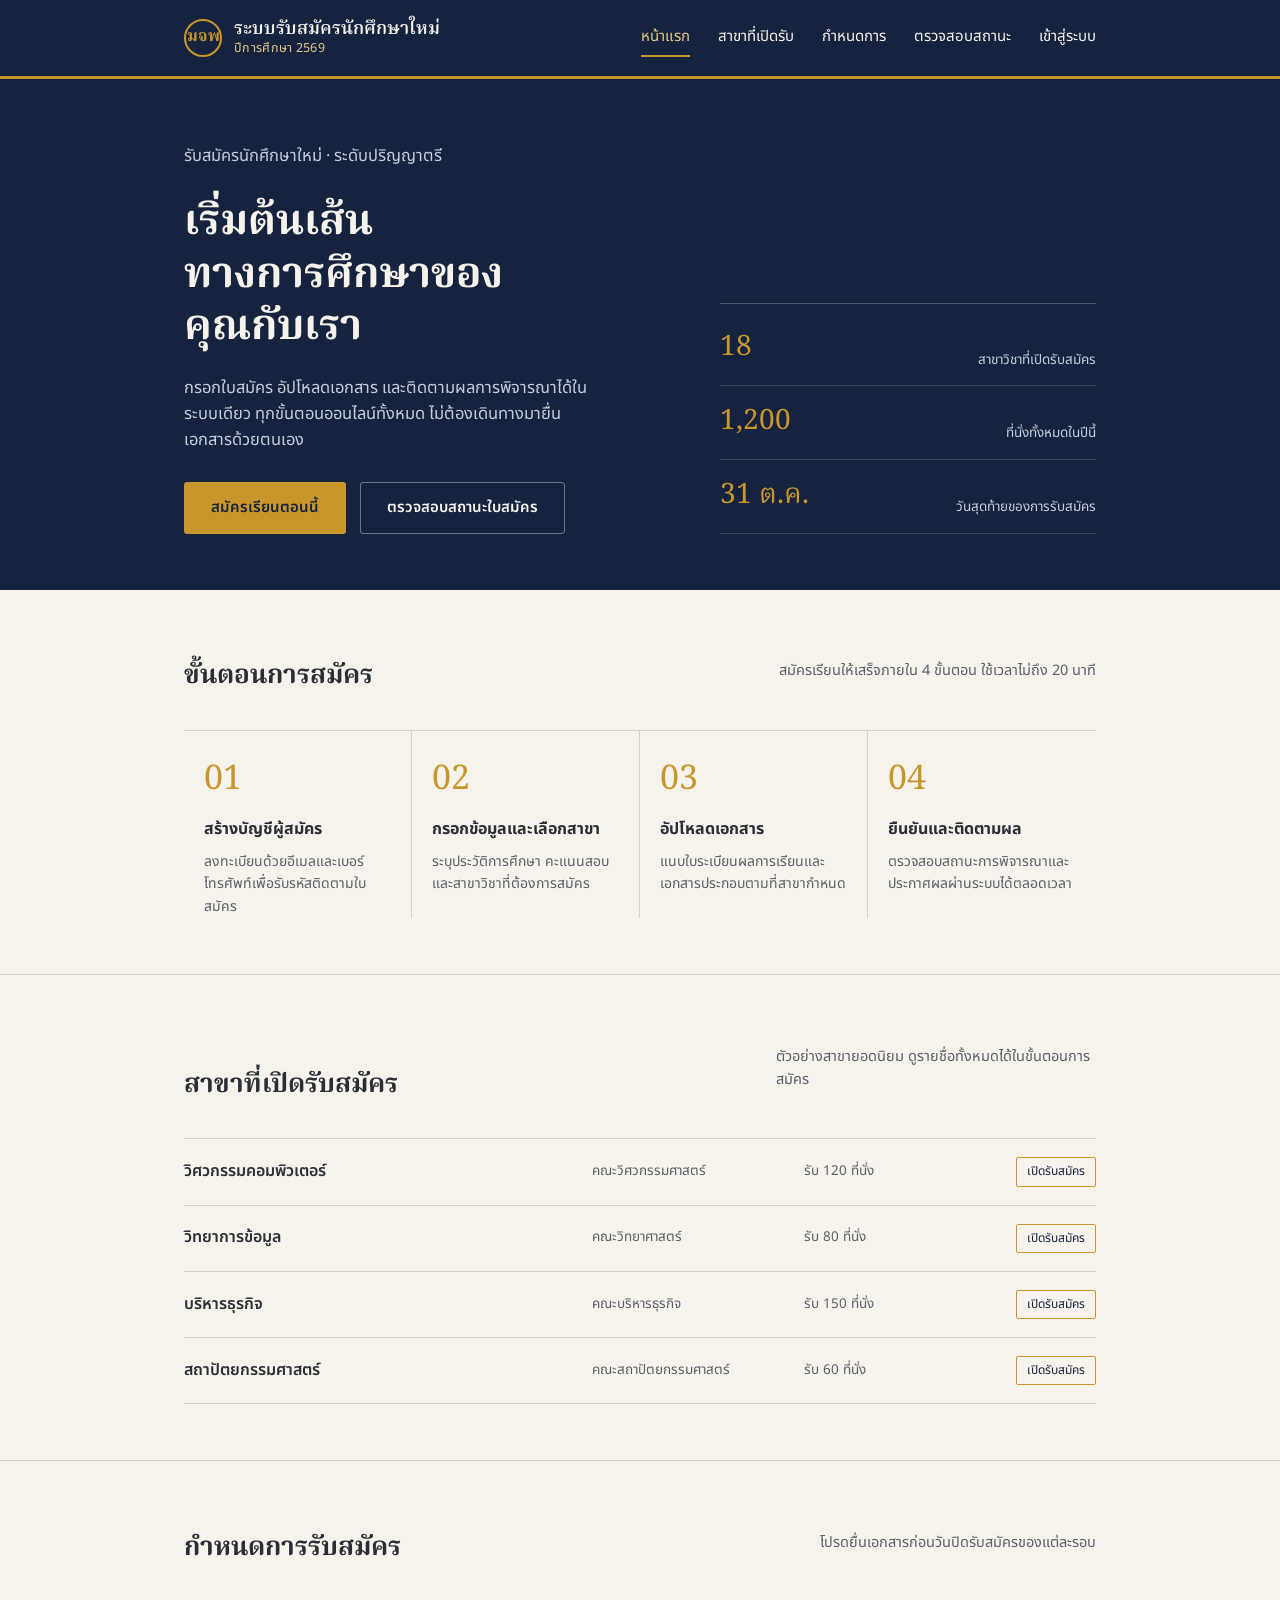
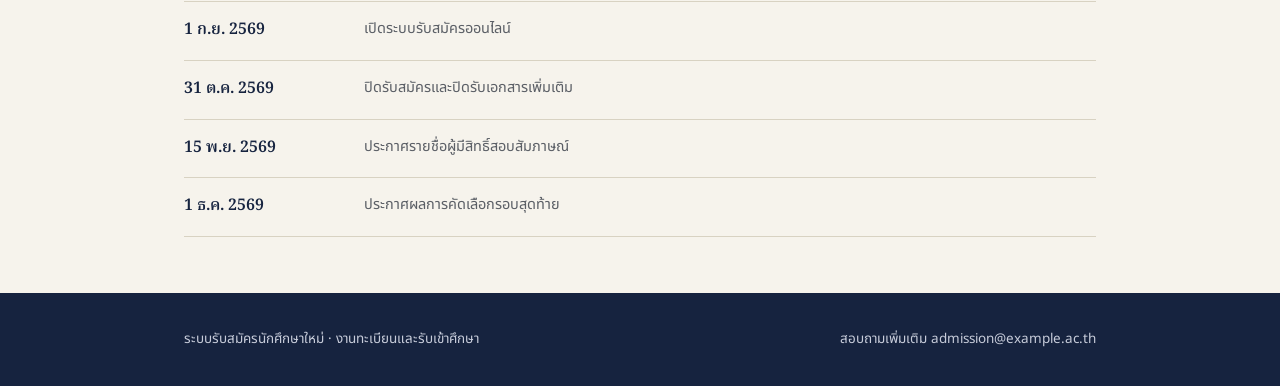
<file: index.html>
<!DOCTYPE html>
<html lang="th">
<head>
<meta charset="UTF-8">
<meta name="viewport" content="width=device-width, initial-scale=1.0">
<title>ระบบรับสมัครนักศึกษาใหม่</title>
<link rel="stylesheet" href="styles.css">
</head>
<body>

<header class="site-header">
  <div class="wrap">
    <div class="brand">
      <div class="brand-mark">มจพ</div>
      <div class="brand-text">
        ระบบรับสมัครนักศึกษาใหม่
        <small>ปีการศึกษา 2569</small>
      </div>
    </div>
    <nav class="main-nav">
      <a href="index.html" class="active">หน้าแรก</a>
      <a href="index.html#programs">สาขาที่เปิดรับ</a>
      <a href="index.html#timeline">กำหนดการ</a>
      <a href="status.html">ตรวจสอบสถานะ</a>
      <a href="login.html">เข้าสู่ระบบ</a>
    </nav>
  </div>
</header>

<section class="hero">
  <div class="wrap">
    <div class="hero-main">
      <p class="hero-eyebrow">รับสมัครนักศึกษาใหม่ · ระดับปริญญาตรี</p>
      <h1>เริ่มต้นเส้นทางการศึกษาของคุณกับเรา</h1>
      <p>กรอกใบสมัคร อัปโหลดเอกสาร และติดตามผลการพิจารณาได้ในระบบเดียว ทุกขั้นตอนออนไลน์ทั้งหมด ไม่ต้องเดินทางมายื่นเอกสารด้วยตนเอง</p>
      <div class="hero-actions">
        <a href="register.html" class="btn btn-primary">สมัครเรียนตอนนี้</a>
        <a href="status.html" class="btn btn-ghost">ตรวจสอบสถานะใบสมัคร</a>
      </div>
    </div>
    <div class="stat-panel">
      <div class="stat-row">
        <span class="num">18</span>
        <span class="label">สาขาวิชาที่เปิดรับสมัคร</span>
      </div>
      <div class="stat-row">
        <span class="num">1,200</span>
        <span class="label">ที่นั่งทั้งหมดในปีนี้</span>
      </div>
      <div class="stat-row">
        <span class="num">31 ต.ค.</span>
        <span class="label">วันสุดท้ายของการรับสมัคร</span>
      </div>
    </div>
  </div>
</section>

<section class="section">
  <div class="wrap">
    <div class="section-head">
      <h2>ขั้นตอนการสมัคร</h2>
      <p class="sub">สมัครเรียนให้เสร็จภายใน 4 ขั้นตอน ใช้เวลาไม่ถึง 20 นาที</p>
    </div>
    <div class="steps">
      <div class="step">
        <span class="idx">01</span>
        <h3>สร้างบัญชีผู้สมัคร</h3>
        <p>ลงทะเบียนด้วยอีเมลและเบอร์โทรศัพท์เพื่อรับรหัสติดตามใบสมัคร</p>
      </div>
      <div class="step">
        <span class="idx">02</span>
        <h3>กรอกข้อมูลและเลือกสาขา</h3>
        <p>ระบุประวัติการศึกษา คะแนนสอบ และสาขาวิชาที่ต้องการสมัคร</p>
      </div>
      <div class="step">
        <span class="idx">03</span>
        <h3>อัปโหลดเอกสาร</h3>
        <p>แนบใบระเบียนผลการเรียนและเอกสารประกอบตามที่สาขากำหนด</p>
      </div>
      <div class="step">
        <span class="idx">04</span>
        <h3>ยืนยันและติดตามผล</h3>
        <p>ตรวจสอบสถานะการพิจารณาและประกาศผลผ่านระบบได้ตลอดเวลา</p>
      </div>
    </div>
  </div>
</section>

<section class="section" id="programs">
  <div class="wrap">
    <div class="section-head">
      <h2>สาขาที่เปิดรับสมัคร</h2>
      <p class="sub">ตัวอย่างสาขายอดนิยม ดูรายชื่อทั้งหมดได้ในขั้นตอนการสมัคร</p>
    </div>
    <div class="program-list">
      <div class="program-row">
        <div class="name">วิศวกรรมคอมพิวเตอร์</div>
        <div class="meta">คณะวิศวกรรมศาสตร์</div>
        <div class="seats">รับ 120 ที่นั่ง</div>
        <span class="tag">เปิดรับสมัคร</span>
      </div>
      <div class="program-row">
        <div class="name">วิทยาการข้อมูล</div>
        <div class="meta">คณะวิทยาศาสตร์</div>
        <div class="seats">รับ 80 ที่นั่ง</div>
        <span class="tag">เปิดรับสมัคร</span>
      </div>
      <div class="program-row">
        <div class="name">บริหารธุรกิจ</div>
        <div class="meta">คณะบริหารธุรกิจ</div>
        <div class="seats">รับ 150 ที่นั่ง</div>
        <span class="tag">เปิดรับสมัคร</span>
      </div>
      <div class="program-row">
        <div class="name">สถาปัตยกรรมศาสตร์</div>
        <div class="meta">คณะสถาปัตยกรรมศาสตร์</div>
        <div class="seats">รับ 60 ที่นั่ง</div>
        <span class="tag">เปิดรับสมัคร</span>
      </div>
    </div>
  </div>
</section>

<section class="section" id="timeline" style="border-bottom:none;">
  <div class="wrap">
    <div class="section-head">
      <h2>กำหนดการรับสมัคร</h2>
      <p class="sub">โปรดยื่นเอกสารก่อนวันปิดรับสมัครของแต่ละรอบ</p>
    </div>
    <div class="timeline">
      <div class="tl-row">
        <div class="date">1 ก.ย. 2569</div>
        <div class="desc">เปิดระบบรับสมัครออนไลน์</div>
      </div>
      <div class="tl-row">
        <div class="date">31 ต.ค. 2569</div>
        <div class="desc">ปิดรับสมัครและปิดรับเอกสารเพิ่มเติม</div>
      </div>
      <div class="tl-row">
        <div class="date">15 พ.ย. 2569</div>
        <div class="desc">ประกาศรายชื่อผู้มีสิทธิ์สอบสัมภาษณ์</div>
      </div>
      <div class="tl-row">
        <div class="date">1 ธ.ค. 2569</div>
        <div class="desc">ประกาศผลการคัดเลือกรอบสุดท้าย</div>
      </div>
    </div>
  </div>
</section>

<footer class="site-footer">
  <div class="wrap">
    <div>ระบบรับสมัครนักศึกษาใหม่ · งานทะเบียนและรับเข้าศึกษา</div>
    <div>สอบถามเพิ่มเติม admission@example.ac.th</div>
  </div>
</footer>

</body>
</html>
</file>
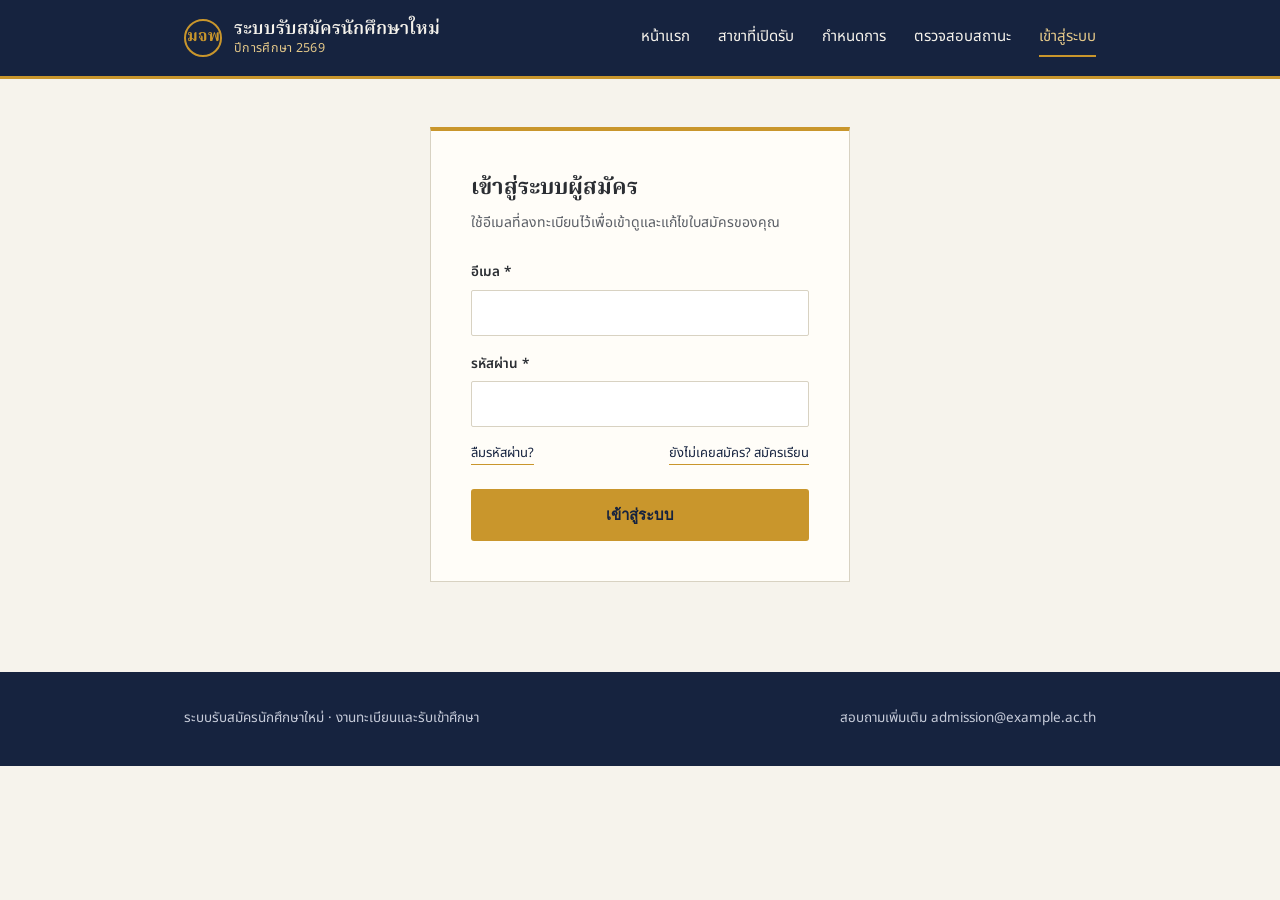
<file: login.html>
<!DOCTYPE html>
<html lang="th">
<head>
<meta charset="UTF-8">
<meta name="viewport" content="width=device-width, initial-scale=1.0">
<title>เข้าสู่ระบบ - ระบบรับสมัครนักศึกษาใหม่</title>
<link rel="stylesheet" href="styles.css">
</head>
<body class="form-page">

<header class="site-header">
  <div class="wrap">
    <div class="brand">
      <div class="brand-mark">มจพ</div>
      <div class="brand-text">
        ระบบรับสมัครนักศึกษาใหม่
        <small>ปีการศึกษา 2569</small>
      </div>
    </div>
    <nav class="main-nav">
      <a href="index.html">หน้าแรก</a>
      <a href="index.html#programs">สาขาที่เปิดรับ</a>
      <a href="index.html#timeline">กำหนดการ</a>
      <a href="status.html">ตรวจสอบสถานะ</a>
      <a href="login.html" class="active">เข้าสู่ระบบ</a>
    </nav>
  </div>
</header>

<section class="login-shell">
  <form class="login-card" onsubmit="return false;">
    <h2>เข้าสู่ระบบผู้สมัคร</h2>
    <p class="form-intro">ใช้อีเมลที่ลงทะเบียนไว้เพื่อเข้าดูและแก้ไขใบสมัครของคุณ</p>

    <div class="field" style="margin-bottom:18px;">
      <label for="login-email">อีเมล *</label>
      <input type="email" id="login-email" name="login-email" required>
    </div>
    <div class="field" style="margin-bottom:8px;">
      <label for="login-pass">รหัสผ่าน *</label>
      <input type="password" id="login-pass" name="login-pass" required>
    </div>

    <div class="login-links">
      <a href="#">ลืมรหัสผ่าน?</a>
      <a href="register.html">ยังไม่เคยสมัคร? สมัครเรียน</a>
    </div>

    <div class="form-actions" style="margin-top:24px;">
      <button type="submit" class="btn btn-primary" style="width:100%;">เข้าสู่ระบบ</button>
    </div>
  </form>
</section>

<footer class="site-footer">
  <div class="wrap">
    <div>ระบบรับสมัครนักศึกษาใหม่ · งานทะเบียนและรับเข้าศึกษา</div>
    <div>สอบถามเพิ่มเติม admission@example.ac.th</div>
  </div>
</footer>

</body>
</html>
</file>
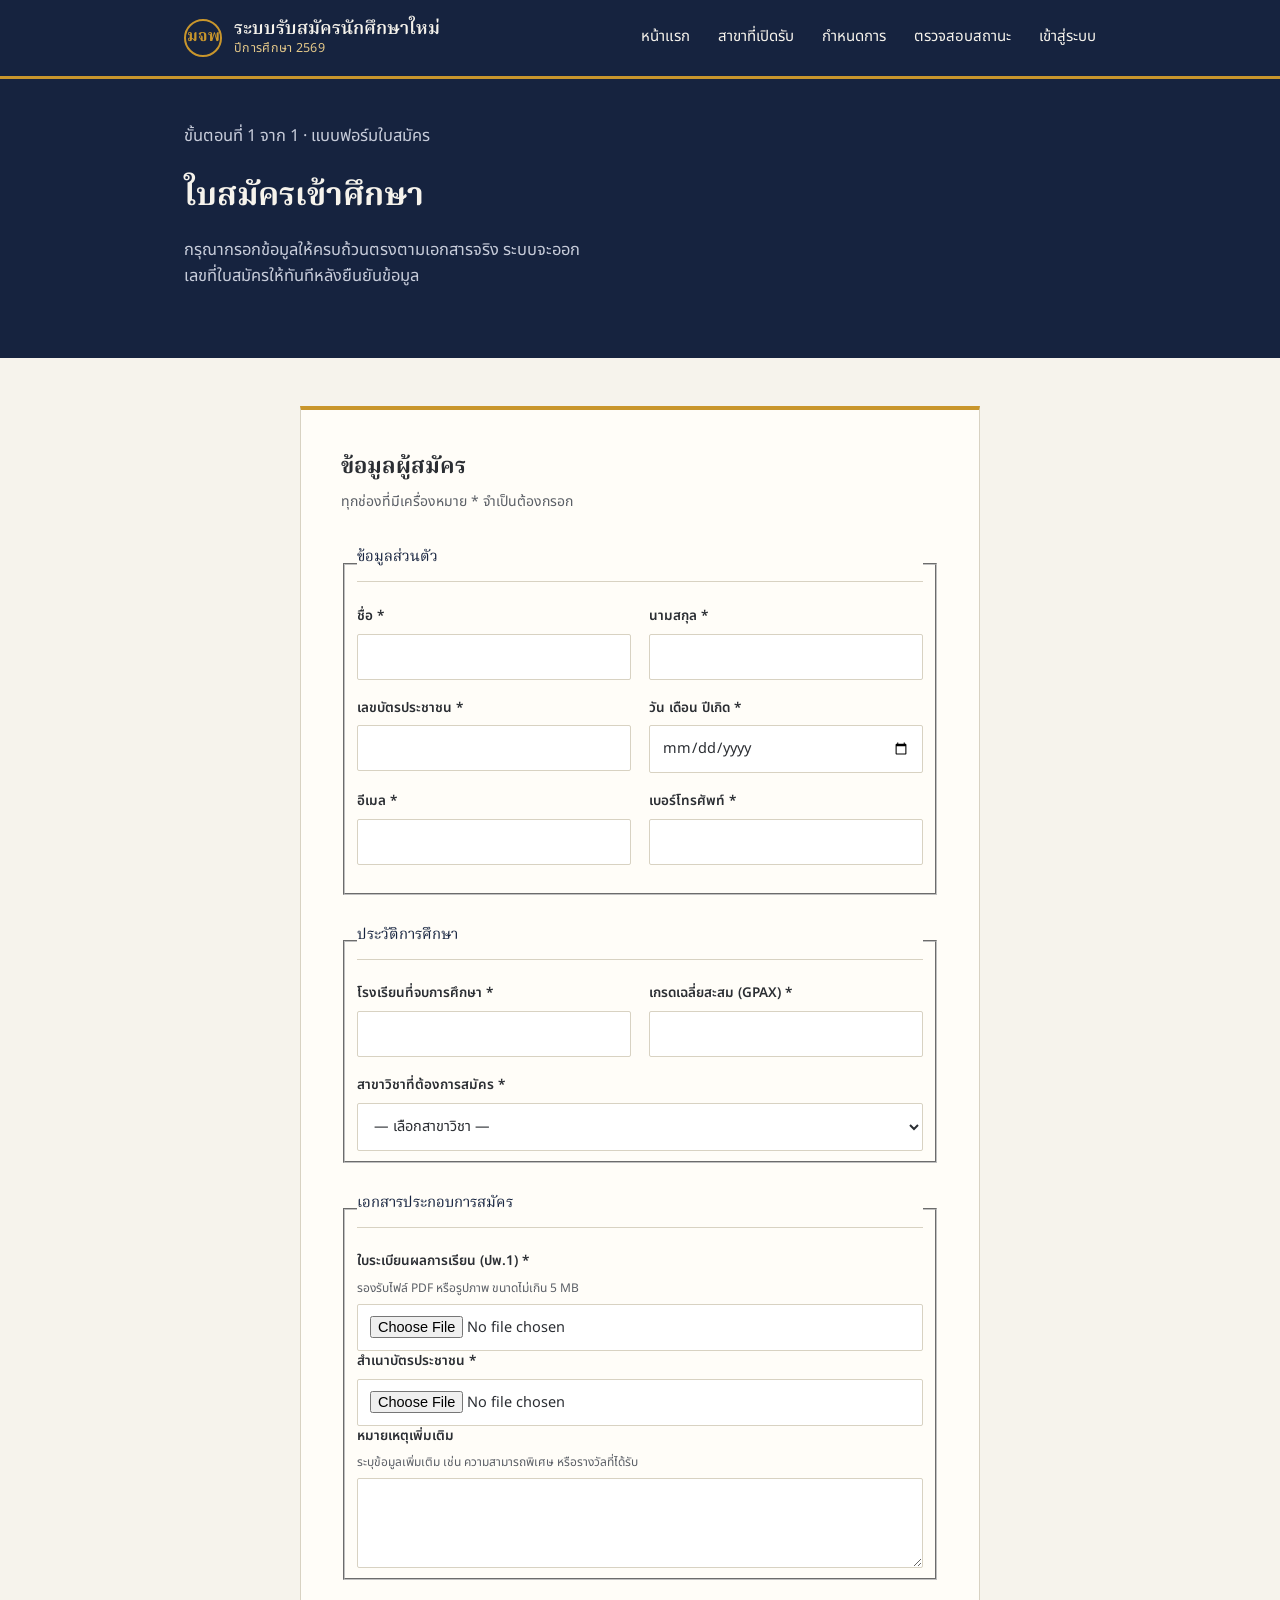
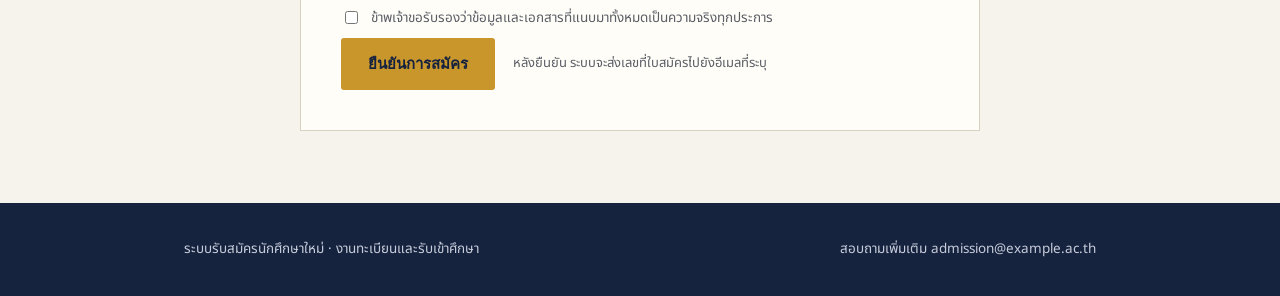
<file: register.html>
<!DOCTYPE html>
<html lang="th">
<head>
<meta charset="UTF-8">
<meta name="viewport" content="width=device-width, initial-scale=1.0">
<title>สมัครเรียน - ระบบรับสมัครนักศึกษาใหม่</title>
<link rel="stylesheet" href="styles.css">
</head>
<body class="form-page">

<header class="site-header">
  <div class="wrap">
    <div class="brand">
      <div class="brand-mark">มจพ</div>
      <div class="brand-text">
        ระบบรับสมัครนักศึกษาใหม่
        <small>ปีการศึกษา 2569</small>
      </div>
    </div>
    <nav class="main-nav">
      <a href="index.html">หน้าแรก</a>
      <a href="index.html#programs">สาขาที่เปิดรับ</a>
      <a href="index.html#timeline">กำหนดการ</a>
      <a href="status.html">ตรวจสอบสถานะ</a>
      <a href="login.html">เข้าสู่ระบบ</a>
    </nav>
  </div>
</header>

<section class="hero">
  <div class="wrap">
    <p class="hero-eyebrow">ขั้นตอนที่ 1 จาก 1 · แบบฟอร์มใบสมัคร</p>
    <h1>ใบสมัครเข้าศึกษา</h1>
    <p>กรุณากรอกข้อมูลให้ครบถ้วนตรงตามเอกสารจริง ระบบจะออกเลขที่ใบสมัครให้ทันทีหลังยืนยันข้อมูล</p>
  </div>
</section>

<section class="form-shell">
  <div class="wrap">
    <form class="form-card" onsubmit="return false;">
      <h2>ข้อมูลผู้สมัคร</h2>
      <p class="form-intro">ทุกช่องที่มีเครื่องหมาย * จำเป็นต้องกรอก</p>

      <fieldset class="fieldset">
        <legend>ข้อมูลส่วนตัว</legend>
        <div class="field-row">
          <div class="field">
            <label for="fname">ชื่อ *</label>
            <input type="text" id="fname" name="fname" required>
          </div>
          <div class="field">
            <label for="lname">นามสกุล *</label>
            <input type="text" id="lname" name="lname" required>
          </div>
        </div>
        <div class="field-row">
          <div class="field">
            <label for="citizen">เลขบัตรประชาชน *</label>
            <input type="text" id="citizen" name="citizen" maxlength="13" required>
          </div>
          <div class="field">
            <label for="dob">วัน เดือน ปีเกิด *</label>
            <input type="date" id="dob" name="dob" required>
          </div>
        </div>
        <div class="field-row">
          <div class="field">
            <label for="email">อีเมล *</label>
            <input type="email" id="email" name="email" required>
          </div>
          <div class="field">
            <label for="phone">เบอร์โทรศัพท์ *</label>
            <input type="tel" id="phone" name="phone" required>
          </div>
        </div>
      </fieldset>

      <fieldset class="fieldset">
        <legend>ประวัติการศึกษา</legend>
        <div class="field-row">
          <div class="field">
            <label for="school">โรงเรียนที่จบการศึกษา *</label>
            <input type="text" id="school" name="school" required>
          </div>
          <div class="field">
            <label for="gpa">เกรดเฉลี่ยสะสม (GPAX) *</label>
            <input type="number" id="gpa" name="gpa" step="0.01" min="0" max="4" required>
          </div>
        </div>
        <div class="field full">
          <label for="program">สาขาวิชาที่ต้องการสมัคร *</label>
          <select id="program" name="program" required>
            <option value="">— เลือกสาขาวิชา —</option>
            <option value="cpe">วิศวกรรมคอมพิวเตอร์</option>
            <option value="ds">วิทยาการข้อมูล</option>
            <option value="ba">บริหารธุรกิจ</option>
            <option value="arch">สถาปัตยกรรมศาสตร์</option>
          </select>
        </div>
      </fieldset>

      <fieldset class="fieldset">
        <legend>เอกสารประกอบการสมัคร</legend>
        <div class="field full">
          <label for="transcript">ใบระเบียนผลการเรียน (ปพ.1) *</label>
          <span class="hint">รองรับไฟล์ PDF หรือรูปภาพ ขนาดไม่เกิน 5 MB</span>
          <input type="file" id="transcript" name="transcript" required>
        </div>
        <div class="field full">
          <label for="idcard">สำเนาบัตรประชาชน *</label>
          <input type="file" id="idcard" name="idcard" required>
        </div>
        <div class="field full">
          <label for="note">หมายเหตุเพิ่มเติม</label>
          <span class="hint">ระบุข้อมูลเพิ่มเติม เช่น ความสามารถพิเศษ หรือรางวัลที่ได้รับ</span>
          <textarea id="note" name="note"></textarea>
        </div>
      </fieldset>

      <label class="checkline">
        <input type="checkbox" required>
        ข้าพเจ้าขอรับรองว่าข้อมูลและเอกสารที่แนบมาทั้งหมดเป็นความจริงทุกประการ
      </label>

      <div class="form-actions">
        <button type="submit" class="btn btn-primary">ยืนยันการสมัคร</button>
        <span class="form-note">หลังยืนยัน ระบบจะส่งเลขที่ใบสมัครไปยังอีเมลที่ระบุ</span>
      </div>
    </form>
  </div>
</section>

<footer class="site-footer">
  <div class="wrap">
    <div>ระบบรับสมัครนักศึกษาใหม่ · งานทะเบียนและรับเข้าศึกษา</div>
    <div>สอบถามเพิ่มเติม admission@example.ac.th</div>
  </div>
</footer>

</body>
</html>
</file>
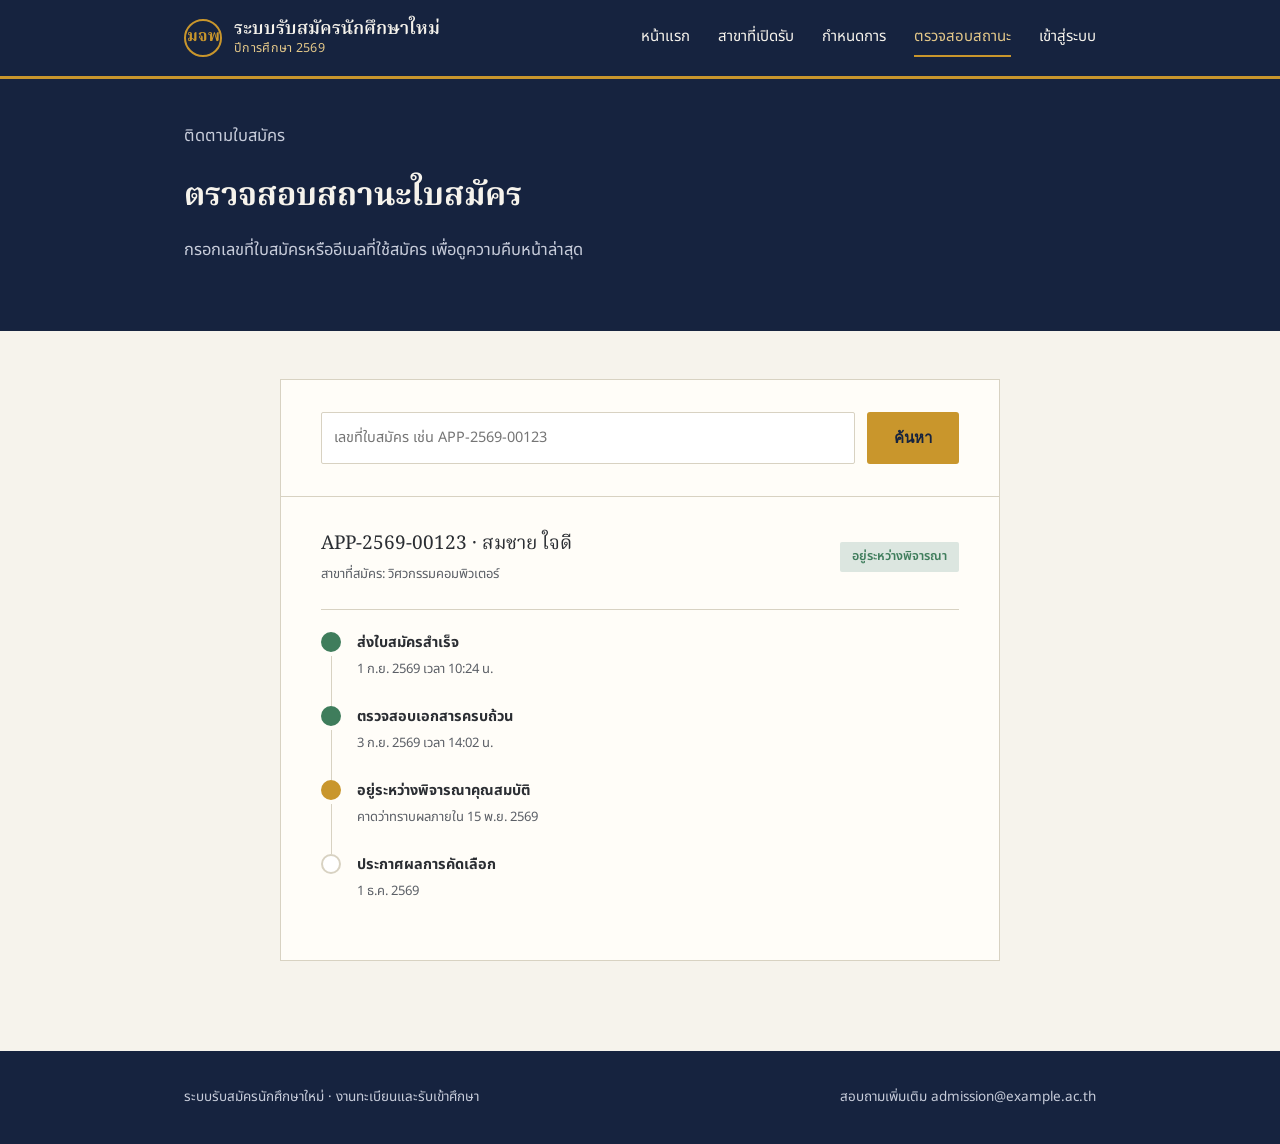
<file: status.html>
<!DOCTYPE html>
<html lang="th">
<head>
<meta charset="UTF-8">
<meta name="viewport" content="width=device-width, initial-scale=1.0">
<title>ตรวจสอบสถานะ - ระบบรับสมัครนักศึกษาใหม่</title>
<link rel="stylesheet" href="styles.css">
</head>
<body class="form-page">

<header class="site-header">
  <div class="wrap">
    <div class="brand">
      <div class="brand-mark">มจพ</div>
      <div class="brand-text">
        ระบบรับสมัครนักศึกษาใหม่
        <small>ปีการศึกษา 2569</small>
      </div>
    </div>
    <nav class="main-nav">
      <a href="index.html">หน้าแรก</a>
      <a href="index.html#programs">สาขาที่เปิดรับ</a>
      <a href="index.html#timeline">กำหนดการ</a>
      <a href="status.html" class="active">ตรวจสอบสถานะ</a>
      <a href="login.html">เข้าสู่ระบบ</a>
    </nav>
  </div>
</header>

<section class="hero">
  <div class="wrap">
    <p class="hero-eyebrow">ติดตามใบสมัคร</p>
    <h1>ตรวจสอบสถานะใบสมัคร</h1>
    <p>กรอกเลขที่ใบสมัครหรืออีเมลที่ใช้สมัคร เพื่อดูความคืบหน้าล่าสุด</p>
  </div>
</section>

<section class="status-shell">
  <div class="wrap">
    <div class="status-card">
      <form class="status-search" onsubmit="return false;">
        <input type="text" placeholder="เลขที่ใบสมัคร เช่น APP-2569-00123" aria-label="เลขที่ใบสมัคร">
        <button type="submit" class="btn btn-primary">ค้นหา</button>
      </form>

      <div class="status-result">
        <div class="status-head">
          <div>
            <div class="appname">APP-2569-00123 · สมชาย ใจดี</div>
            <div class="hint" style="color:var(--ink-soft); font-size:13px; margin-top:4px;">สาขาที่สมัคร: วิศวกรรมคอมพิวเตอร์</div>
          </div>
          <span class="status-badge review">อยู่ระหว่างพิจารณา</span>
        </div>

        <div class="status-track">
          <div class="tstep complete">
            <div class="tdot"></div>
            <div>
              <h4>ส่งใบสมัครสำเร็จ</h4>
              <p>1 ก.ย. 2569 เวลา 10:24 น.</p>
            </div>
          </div>
          <div class="tstep complete">
            <div class="tdot"></div>
            <div>
              <h4>ตรวจสอบเอกสารครบถ้วน</h4>
              <p>3 ก.ย. 2569 เวลา 14:02 น.</p>
            </div>
          </div>
          <div class="tstep current">
            <div class="tdot"></div>
            <div>
              <h4>อยู่ระหว่างพิจารณาคุณสมบัติ</h4>
              <p>คาดว่าทราบผลภายใน 15 พ.ย. 2569</p>
            </div>
          </div>
          <div class="tstep">
            <div class="tdot"></div>
            <div>
              <h4>ประกาศผลการคัดเลือก</h4>
              <p>1 ธ.ค. 2569</p>
            </div>
          </div>
        </div>
      </div>
    </div>
  </div>
</section>

<footer class="site-footer">
  <div class="wrap">
    <div>ระบบรับสมัครนักศึกษาใหม่ · งานทะเบียนและรับเข้าศึกษา</div>
    <div>สอบถามเพิ่มเติม admission@example.ac.th</div>
  </div>
</footer>

</body>
</html>
</file>
<file: styles.css>
@import url('https://fonts.googleapis.com/css2?family=Noto+Serif+Thai:wght@400;600;700&family=Noto+Sans+Thai:wght@400;500;600;700&display=swap');

:root{
  --navy: #16233F;
  --navy-light: #223354;
  --gold: #C9962C;
  --gold-dim: #E4C889;
  --paper: #F6F3EC;
  --paper-2: #EFEBE0;
  --ink: #2B2E33;
  --ink-soft: #5B5F66;
  --line: #D8D2C2;
  --green: #3F7D5C;
  --red: #A6423A;
  --serif: 'Noto Serif Thai', serif;
  --sans: 'Noto Sans Thai', sans-serif;
  --max: 960px;
}

*{ box-sizing: border-box; }

html{ scroll-behavior: smooth; }

body{
  margin:0;
  background: var(--paper);
  color: var(--ink);
  font-family: var(--sans);
  line-height: 1.6;
  -webkit-font-smoothing: antialiased;
}

a{ color: inherit; text-decoration: none; }

img{ max-width:100%; display:block; }

.wrap{
  max-width: var(--max);
  margin: 0 auto;
  padding: 0 24px;
}

/* ---------- Header ---------- */
.site-header{
  background: var(--navy);
  color: var(--paper);
  border-bottom: 3px solid var(--gold);
}
.site-header .wrap{
  display:flex;
  align-items:center;
  justify-content:space-between;
  padding-top:18px;
  padding-bottom:18px;
}
.brand{
  display:flex;
  align-items:center;
  gap:12px;
}
.brand-mark{
  width:38px; height:38px;
  border:2px solid var(--gold);
  border-radius:50%;
  display:flex; align-items:center; justify-content:center;
  font-family: var(--serif);
  font-weight:700;
  color: var(--gold);
  font-size:16px;
  flex-shrink:0;
}
.brand-text{
  font-family: var(--serif);
  font-weight:600;
  font-size: 18px;
  line-height:1.3;
}
.brand-text small{
  display:block;
  font-family: var(--sans);
  font-weight:400;
  font-size: 12.5px;
  color: var(--gold-dim);
  letter-spacing: 0.3px;
}
.main-nav{
  display:flex;
  gap: 28px;
  font-size: 15px;
}
.main-nav a{
  padding: 6px 0;
  border-bottom: 2px solid transparent;
  transition: border-color .15s ease, color .15s ease;
}
.main-nav a:hover, .main-nav a.active{
  border-bottom-color: var(--gold);
  color: var(--gold-dim);
}

/* ---------- Hero ---------- */
.hero{
  background: var(--navy);
  color: var(--paper);
  padding: 64px 0 56px;
}
.hero .wrap{
  display:grid;
  grid-template-columns: 1.3fr 1fr;
  gap: 48px;
  align-items:end;
}
.hero-eyebrow{
  color: var(--gold-dim);
  font-size: 14px;
  margin: 0 0 14px;
}
.hero h1{
  font-family: var(--serif);
  font-size: 42px;
  line-height:1.25;
  margin: 0 0 20px;
  max-width: 14ch;
}
.hero p{
  color: #C7CCDA;
  font-size: 16.5px;
  max-width: 46ch;
  margin: 0 0 28px;
}
.hero-actions{ display:flex; gap:14px; }

.btn{
  display:inline-block;
  padding: 13px 26px;
  border-radius: 3px;
  font-size: 15px;
  font-weight:600;
  cursor:pointer;
  border: 1px solid transparent;
  transition: transform .12s ease, background .15s ease, color .15s ease;
}
.btn-primary{
  background: var(--gold);
  color: var(--navy);
}
.btn-primary:hover{ background: var(--gold-dim); }
.btn-ghost{
  border-color: rgba(246,243,236,0.4);
  color: var(--paper);
}
.btn-ghost:hover{ border-color: var(--gold); color: var(--gold-dim); }

.stat-panel{
  border-top: 1px solid rgba(246,243,236,0.25);
  padding-top: 22px;
}
.stat-row{
  display:flex;
  justify-content: space-between;
  padding: 14px 0;
  border-bottom: 1px solid rgba(246,243,236,0.15);
}
.stat-row:first-child{ padding-top:0; }
.stat-row .num{
  font-family: var(--serif);
  font-size: 28px;
  color: var(--gold);
}
.stat-row .label{
  font-size: 13.5px;
  color: #C7CCDA;
  align-self:flex-end;
  text-align:right;
}

/* ---------- Sections ---------- */
.section{
  padding: 56px 0;
  border-bottom: 1px solid var(--line);
}
.section-head{
  display:flex;
  justify-content:space-between;
  align-items:flex-end;
  gap: 20px;
  margin-bottom: 32px;
}
.section-head h2{
  font-family: var(--serif);
  font-size: 26px;
  margin:0;
}
.section-head .sub{
  font-size: 14.5px;
  color: var(--ink-soft);
  max-width: 40ch;
}

/* steps */
.steps{
  display:grid;
  grid-template-columns: repeat(4, 1fr);
  gap: 0;
  border-top: 1px solid var(--line);
}
.step{
  padding: 22px 20px 0;
  border-right: 1px solid var(--line);
}
.step:last-child{ border-right:none; }
.step .idx{
  font-family: var(--serif);
  font-size: 34px;
  color: var(--gold);
  display:block;
  margin-bottom: 10px;
}
.step h3{
  font-size: 16px;
  margin: 0 0 8px;
}
.step p{
  font-size: 14px;
  color: var(--ink-soft);
  margin:0;
}

/* programs table-ish list */
.program-list{ border-top: 1px solid var(--line); }
.program-row{
  display:grid;
  grid-template-columns: 2fr 1fr 1fr auto;
  gap: 16px;
  align-items:center;
  padding: 18px 0;
  border-bottom: 1px solid var(--line);
}
.program-row .name{ font-weight:600; }
.program-row .meta{ font-size: 13.5px; color: var(--ink-soft); }
.program-row .seats{ font-size: 13.5px; color: var(--ink-soft); }
.tag{
  display:inline-block;
  font-size: 12px;
  padding: 4px 10px;
  border: 1px solid var(--gold);
  color: var(--navy);
  border-radius: 2px;
  justify-self:start;
}

/* timeline */
.timeline{ border-top: 1px solid var(--line); }
.tl-row{
  display:grid;
  grid-template-columns: 160px 1fr;
  gap: 20px;
  padding: 16px 0;
  border-bottom: 1px solid var(--line);
}
.tl-row .date{
  font-family: var(--serif);
  color: var(--navy);
  font-weight:600;
}
.tl-row .desc{ color: var(--ink-soft); font-size: 14.5px; }

/* ---------- Footer ---------- */
.site-footer{
  background: var(--navy);
  color: #C7CCDA;
  padding: 36px 0;
  font-size: 13.5px;
}
.site-footer .wrap{
  display:flex;
  justify-content:space-between;
  flex-wrap:wrap;
  gap: 12px;
}

/* ---------- Forms (register / login) ---------- */
.form-page .hero{ padding: 44px 0 40px; }
.form-page .hero .wrap{ display:block; }
.form-page .hero h1{ max-width: none; font-size: 32px; }

.form-shell{
  padding: 48px 0 72px;
}
.form-card{
  background: #FFFDF8;
  border: 1px solid var(--line);
  border-top: 4px solid var(--gold);
  padding: 40px;
  max-width: 680px;
  margin: 0 auto;
}
.form-card h2{
  font-family: var(--serif);
  font-size: 22px;
  margin: 0 0 6px;
}
.form-card .form-intro{
  color: var(--ink-soft);
  font-size: 14px;
  margin: 0 0 32px;
}
.fieldset{
  margin-bottom: 28px;
}
.fieldset legend{
  font-family: var(--serif);
  font-size: 15px;
  color: var(--navy);
  padding: 0 0 12px;
  width:100%;
  border-bottom: 1px solid var(--line);
  margin-bottom: 18px;
}
.field-row{
  display:grid;
  grid-template-columns: 1fr 1fr;
  gap: 18px;
  margin-bottom: 18px;
}
.field{ display:flex; flex-direction:column; gap:6px; }
.field.full{ grid-column: 1 / -1; }
.field label{
  font-size: 13.5px;
  font-weight:600;
  color: var(--ink);
}
.field .hint{ font-size: 12px; color: var(--ink-soft); font-weight:400; }
.field input, .field select, .field textarea{
  font-family: var(--sans);
  font-size: 14.5px;
  padding: 11px 12px;
  border: 1px solid var(--line);
  background: #fff;
  color: var(--ink);
  border-radius: 2px;
}
.field input:focus, .field select:focus, .field textarea:focus{
  outline: 2px solid var(--gold);
  outline-offset: 1px;
  border-color: var(--gold);
}
.field textarea{ resize: vertical; min-height: 90px; }

.checkline{
  display:flex;
  align-items:flex-start;
  gap: 10px;
  font-size: 13.5px;
  color: var(--ink-soft);
}
.checkline input{ margin-top: 3px; }

.form-actions{
  display:flex;
  align-items:center;
  gap: 18px;
  margin-top: 8px;
}
.form-note{ font-size: 13px; color: var(--ink-soft); }

/* login */
.login-shell{ padding: 48px 0 90px; display:flex; justify-content:center; }
.login-card{
  background:#FFFDF8;
  border: 1px solid var(--line);
  border-top: 4px solid var(--gold);
  padding: 40px;
  width: 100%;
  max-width: 420px;
}
.login-card h2{ font-family: var(--serif); font-size: 22px; margin: 0 0 6px; }
.login-card p.form-intro{ color: var(--ink-soft); font-size: 14px; margin: 0 0 28px; }
.login-links{
  display:flex;
  justify-content:space-between;
  font-size: 13px;
  margin-top: 16px;
}
.login-links a{ color: var(--navy); border-bottom: 1px solid var(--gold); }

/* status page */
.status-shell{ padding: 48px 0 90px; }
.status-card{
  background:#FFFDF8;
  border: 1px solid var(--line);
  max-width: 720px;
  margin: 0 auto;
}
.status-search{
  display:flex;
  gap: 12px;
  padding: 32px 40px;
  border-bottom: 1px solid var(--line);
}
.status-search input{
  flex:1;
  font-family: var(--sans);
  font-size: 14.5px;
  padding: 11px 12px;
  border: 1px solid var(--line);
  border-radius: 2px;
}
.status-result{ padding: 32px 40px; }
.status-head{
  display:flex;
  justify-content:space-between;
  align-items:center;
  margin-bottom: 24px;
}
.status-head .appname{ font-family: var(--serif); font-size: 19px; }
.status-badge{
  font-size: 12.5px;
  font-weight:600;
  padding: 5px 12px;
  border-radius: 2px;
}
.status-badge.pending{ background:#F2E4C2; color:#7A5B10; }
.status-badge.review{ background:#DCE6E0; color: var(--green); }
.status-badge.done{ background:#DCE6E0; color: var(--green); }

.status-track{ border-top: 1px solid var(--line); padding-top: 22px; }
.tstep{
  display:grid;
  grid-template-columns: 22px 1fr;
  gap: 14px;
  padding-bottom: 26px;
  position:relative;
}
.tstep::before{
  content:'';
  position:absolute;
  left:10px; top:24px; bottom:0;
  width:1px;
  background: var(--line);
}
.tstep:last-child::before{ display:none; }
.tdot{
  width:20px; height:20px;
  border-radius:50%;
  border: 2px solid var(--line);
  background:#fff;
}
.tstep.complete .tdot{ background: var(--green); border-color: var(--green); }
.tstep.current .tdot{ background: var(--gold); border-color: var(--gold); }
.tstep h4{ margin:0 0 4px; font-size: 14.5px; }
.tstep p{ margin:0; font-size: 13px; color: var(--ink-soft); }

/* ---------- Responsive ---------- */
@media (max-width: 780px){
  .main-nav{ display:none; }
  .hero .wrap{ grid-template-columns: 1fr; }
  .hero h1{ font-size: 32px; max-width: none; }
  .steps{ grid-template-columns: 1fr 1fr; }
  .step{ border-right:none; border-bottom: 1px solid var(--line); padding-bottom: 20px; }
  .program-row{ grid-template-columns: 1fr; gap:6px; }
  .field-row{ grid-template-columns: 1fr; }
  .tl-row{ grid-template-columns: 110px 1fr; }
  .form-card, .login-card{ padding: 26px; }
  .status-search, .status-result{ padding: 24px; }
}

@media (prefers-reduced-motion: reduce){
  html{ scroll-behavior:auto; }
  .btn, .main-nav a{ transition:none; }
}
</file>
